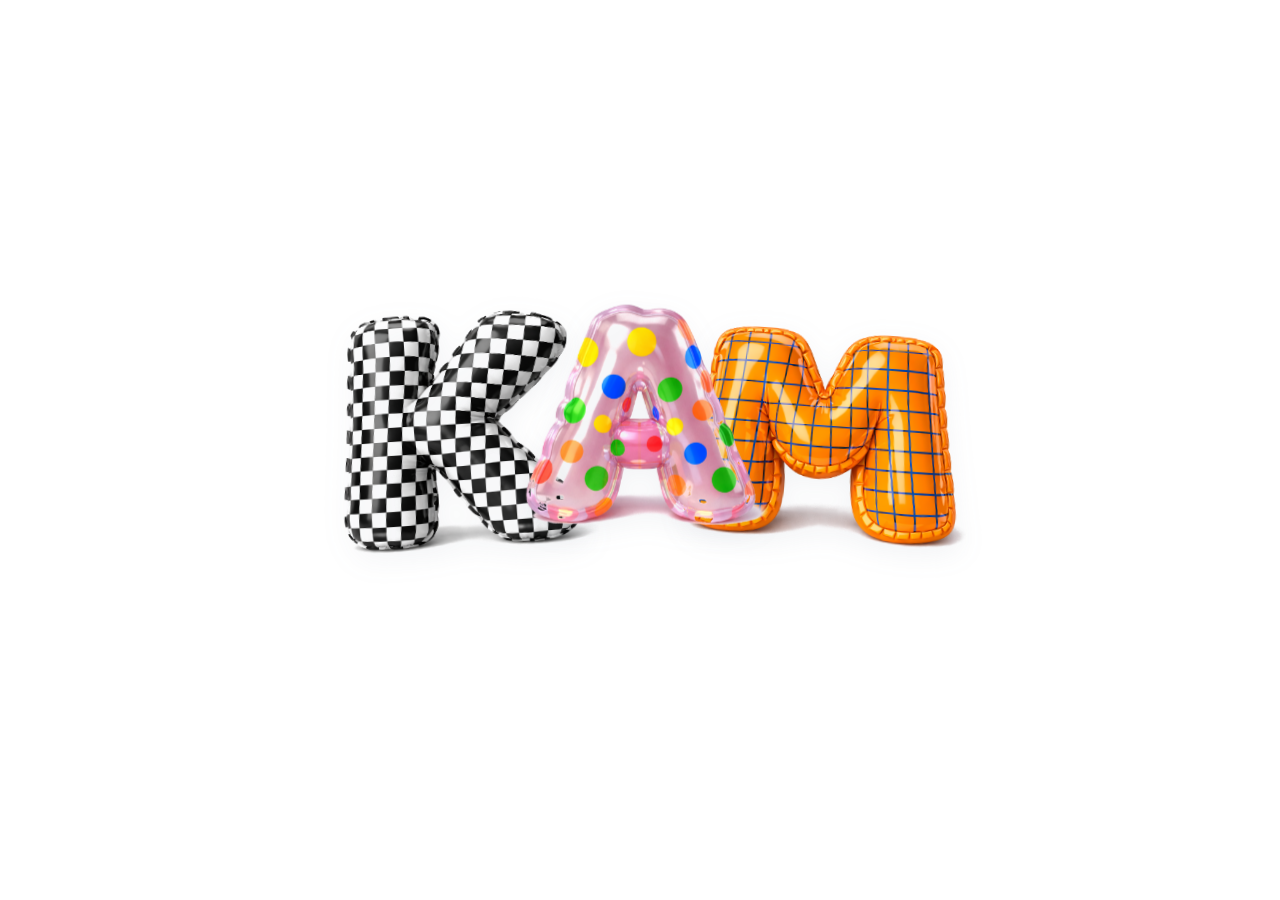
<file: snapshots/2026-04-07_19-54-09/index.html>
<!doctype html>
<html lang="ru">
<head>
  <meta charset="UTF-8">
  <meta name="viewport" content="width=device-width, initial-scale=1.0">
  <title>CV Mindmap</title>
  <meta name="description" content="Стартовая сцена сайта-резюме в формате майндмэпа.">
  <link rel="stylesheet" href="./styles.css">
</head>
<body>
  <main class="map-page">
    <section class="map-scene" aria-label="Интерактивная карта пути">
      <div class="hero-cluster" id="hero-cluster" tabindex="0" aria-label="Центральная точка карты">
        <div class="callout callout-career" aria-hidden="true">
          <span class="callout-text">Карьера</span>
          <img src="./assets/arrow-4.svg" alt="" class="callout-arrow">
        </div>

        <div class="callout callout-education" aria-hidden="true">
          <span class="callout-text">Образование</span>
          <img src="./assets/arrow-2.svg" alt="" class="callout-arrow">
        </div>

        <div class="callout callout-achievements" aria-hidden="true">
          <span class="callout-text">Достижения</span>
          <img src="./assets/arrow-3.svg" alt="" class="callout-arrow">
        </div>

        <div class="cluster-art" id="cluster-art" aria-hidden="true">
          <img src="./assets/elements/kam-k-transparent.png" alt="" class="fragment frag-k">
          <img src="./assets/elements/kam-a-transparent.png" alt="" class="fragment frag-a">
          <img src="./assets/elements/kam-m-transparent.png" alt="" class="fragment frag-m">
        </div>
      </div>
    </section>
  </main>

  <script src="./script.js"></script>
</body>
</html>
</file>
<file: snapshots/2026-04-07_19-54-09/styles.css>
@font-face {
  font-family: "Onest";
  src: url("./assets/fonts/Onest-VariableFont_wght.ttf") format("truetype");
  font-weight: 100 900;
  font-style: normal;
  font-display: swap;
}

:root {
  --bg: #ffffff;
  --ink: #101828;
  --soft-ink: rgba(16, 24, 40, 0.58);
  --accent-green: #8bd74f;
  --accent-cyan: #67c8ff;
}

* {
  box-sizing: border-box;
}

html,
body {
  margin: 0;
  padding: 0;
}

body {
  min-height: 100vh;
  background: var(--bg);
  font-family: "Trebuchet MS", "Segoe UI", Arial, sans-serif;
}

.map-page {
  width: min(1500px, 96vw);
  margin: 0 auto;
}

.map-scene {
  position: relative;
  min-height: 100vh;
  display: grid;
  place-items: center;
  overflow: hidden;
  background: var(--bg);
}

.hero-cluster {
  position: relative;
  width: min(88vw, 1120px);
  aspect-ratio: 1.34;
  outline: none;
  --p-x: 0px;
  --p-y: 0px;
}

.cluster-art {
  position: absolute;
  inset: 0;
  transform: translate3d(var(--p-x), var(--p-y), 0) scale(0.985);
  transition: transform 460ms cubic-bezier(0.21, 0.76, 0.22, 1);
}

.fragment {
  position: absolute;
  left: var(--left);
  top: var(--top);
  width: var(--width);
  transform: translate3d(
      calc(-50% + (var(--p-x) * var(--depth))),
      calc(-50% + (var(--p-y) * var(--depth))),
      0
    )
    rotate(var(--tilt))
    scale(0.95);
  transform-origin: center;
  transition: transform 460ms cubic-bezier(0.21, 0.76, 0.22, 1), filter 380ms ease;
  filter: drop-shadow(0 8px 14px rgba(89, 105, 127, 0.08));
  mix-blend-mode: normal;
  user-select: none;
  -webkit-user-drag: none;
}

.frag-k {
  --left: 33.5%;
  --top: 50%;
  --width: 31%;
  --depth: 0.56;
  --tilt: -4deg;
  --explode-x: -16px;
  --explode-y: -8px;
  z-index: 20;
}

.frag-a {
  --left: 50%;
  --top: 47%;
  --width: 30%;
  --depth: 0.62;
  --tilt: 0deg;
  --explode-x: 0px;
  --explode-y: -2px;
  z-index: 24;
}

.frag-m {
  --left: 66.5%;
  --top: 50%;
  --width: 31%;
  --depth: 0.52;
  --tilt: 4deg;
  --explode-x: 16px;
  --explode-y: -8px;
  z-index: 18;
}

.callout {
  --arrow-size: clamp(104px, 9vw, 142px);
  position: absolute;
  z-index: 35;
  display: grid;
  justify-items: center;
  width: var(--arrow-size);
  gap: 10px;
  opacity: 0;
  transform: translateY(10px) scale(0.98);
  transition: opacity 320ms ease, transform 360ms cubic-bezier(0.2, 0.8, 0.2, 1);
  pointer-events: none;
}

.callout-text {
  font-family: "Onest", "Segoe UI", Arial, sans-serif;
  font-size: clamp(2rem, 2.2vw, 2.75rem);
  font-weight: 700;
  line-height: 1;
  color: #000;
  letter-spacing: -0.02em;
  text-align: center;
  white-space: nowrap;
}

.callout-arrow {
  display: block;
  width: var(--arrow-size);
  height: var(--arrow-size);
  object-fit: contain;
}

.callout-career {
  left: 7%;
  top: 15%;
}

.callout-education {
  right: 5%;
  top: 8%;
  gap: 18px;
}

.callout-achievements {
  left: 50%;
  bottom: 9%;
  transform: translateX(-50%) translateY(10px) scale(0.98);
}

.callout-achievements .callout-arrow {
  order: 1;
}

.callout-achievements .callout-text {
  order: 2;
}

.hero-cluster:hover .cluster-art,
.hero-cluster:focus-visible .cluster-art {
  transform: translate3d(calc(var(--p-x) * 1.18), calc(var(--p-y) * 1.18), 0) scale(1.025);
}

.hero-cluster:hover .fragment,
.hero-cluster:focus-visible .fragment {
  transform: translate3d(
      calc(-50% + (var(--p-x) * var(--depth)) + var(--explode-x)),
      calc(-50% + (var(--p-y) * var(--depth)) + var(--explode-y)),
      0
    )
    rotate(var(--tilt))
    scale(1.03);
  filter: drop-shadow(0 24px 34px rgba(89, 105, 127, 0.19));
}

.hero-cluster:hover .callout,
.hero-cluster:focus-visible .callout {
  opacity: 1;
  transform: translateY(0) scale(1);
}

.hero-cluster:hover .callout-achievements,
.hero-cluster:focus-visible .callout-achievements {
  transform: translateX(-50%) translateY(0) scale(1);
}

@media (max-width: 760px) {
  .hero-cluster {
    width: min(100vw, 700px);
    aspect-ratio: 0.95;
  }

  .callout {
    gap: 8px;
  }

  .callout-text {
    font-size: clamp(1.2rem, 4.8vw, 1.8rem);
  }

  .callout-career {
    left: 1.5%;
    top: 13%;
  }

  .callout-education {
    right: 1%;
    top: 10%;
    gap: 14px;
  }

  .callout-achievements {
    bottom: 12%;
  }

  .frag-k {
    --left: 29%;
    --top: 49%;
    --width: 37%;
  }

  .frag-a {
    --left: 50%;
    --top: 46%;
    --width: 36%;
  }

  .frag-m {
    --left: 71%;
    --top: 49%;
    --width: 37%;
  }
}
</file>
